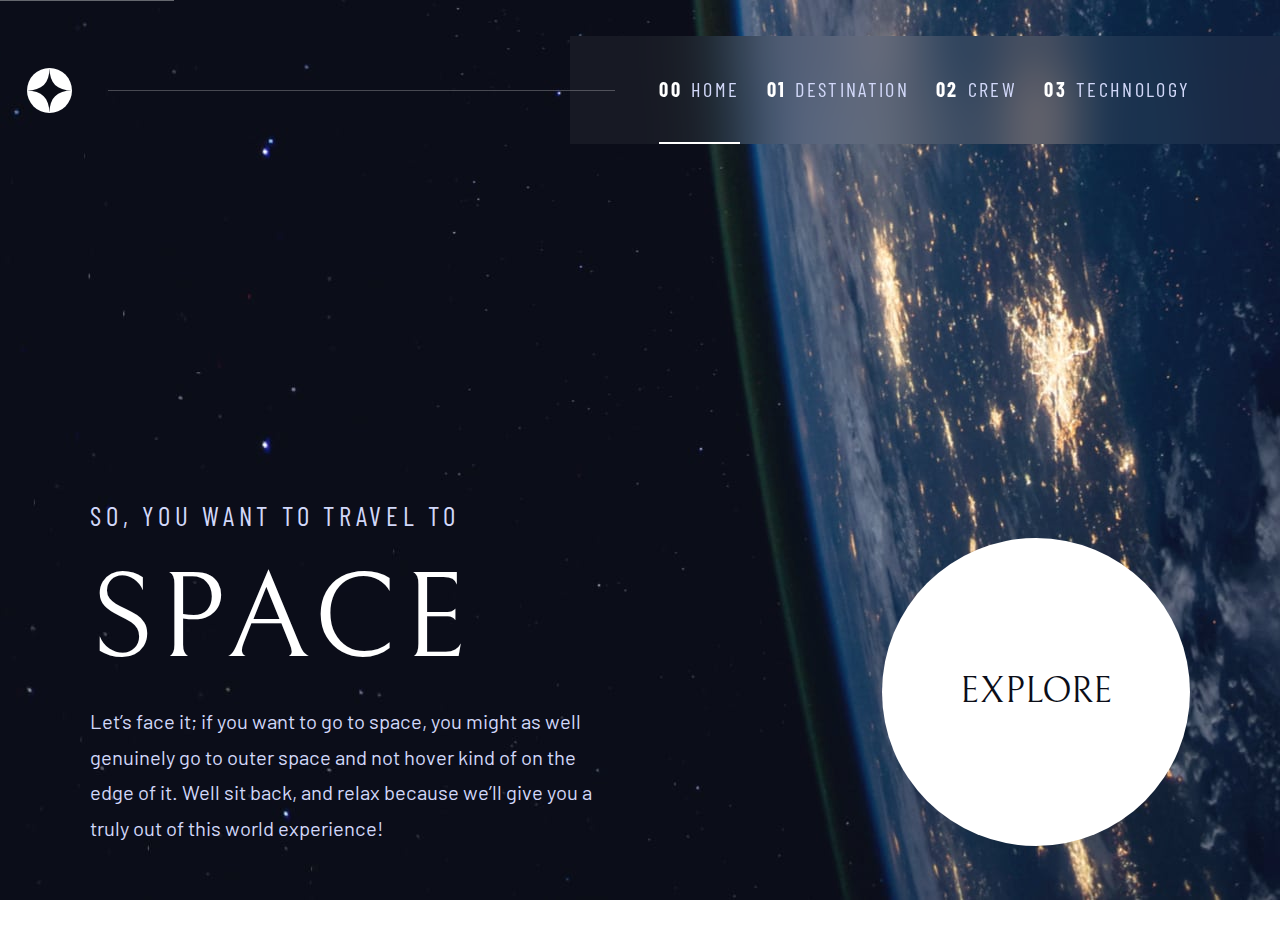
<file: starter-code/index.html>
<!DOCTYPE html>
<html lang="en">
  <head>
    <meta charset="UTF-8" />
    <meta name="viewport" content="width=device-width, initial-scale=1.0" />
    <link
      rel="icon"
      type="image/png"
      sizes="32x32"
      href="./assets/favicon-32x32.png"
    />
    <link rel="stylesheet" href="index.css" />

    <title>Frontend Mentor | Space tourism website</title>
  </head>
  <body class="home-page">
    <a class="skip-to-content" href="#home">Skip to content</a>
    <header class="nav">
      <img src="./assets/shared/logo.svg" alt="logo" class="logo" />
      <button
        class="navToggle-btn"
        id="navToggle-btn"
        aria-controls="navlist"
        aria-expanded="false"
      >
        <span class="sr-only" aria-expanded="false" role="menu">Menu</span>
      </button>
      <nav class="navbar">
        <ul class="navlist" id="navlist" data-visible="false">
          <li
            class="uppercase ff-sans-cond letter-spacing-3"
            data-selected="true"
          >
            <span class="text-white" aria-hidden="true">00</span>
            <a href="index.html"> home</a>
          </li>
          <li
            class="uppercase ff-sans-cond letter-spacing-3"
            data-selected="false"
          >
            <span class="text-white" aria-hidden="true">01</span>
            <a href="destination.html"> destination</a>
          </li>
          <li
            class="uppercase ff-sans-cond letter-spacing-3"
            data-selected="false"
          >
            <span class="text-white" aria-hidden="true">02</span>
            <a href="crew.html"> Crew</a>
          </li>
          <li
            class="uppercase ff-sans-cond letter-spacing-3"
            data-selected="false"
          >
            <span class="text-white" aria-hidden="true">03</span>
            <a href="technology.html"> Technology</a>
          </li>
        </ul>
      </nav>
    </header>
    <main class="home" id="home">
      <section class="welcome-para">
        <h1
          class="heading text-accent fs-500 uppercase ff-sans-cond letter-spacing-1"
        >
          So, you want to travel to
          <span class="d-block fs-900 uppercase ff-serif text-white"
            >Space</span
          >
        </h1>
        <p class="paragraph text-accent">
          Let’s face it; if you want to go to space, you might as well genuinely
          go to outer space and not hover kind of on the edge of it. Well sit
          back, and relax because we’ll give you a truly out of this world
          experience!
        </p>
      </section>
      <div class="btn-container">
        <a href="destination.html">
          <div class="large-btn uppercase text-dark ff-serif">explore</div>
        </a>
      </div>
    </main>

    <script src="main.js" type="text/javascript"></script>
  </body>
</html>
</file>
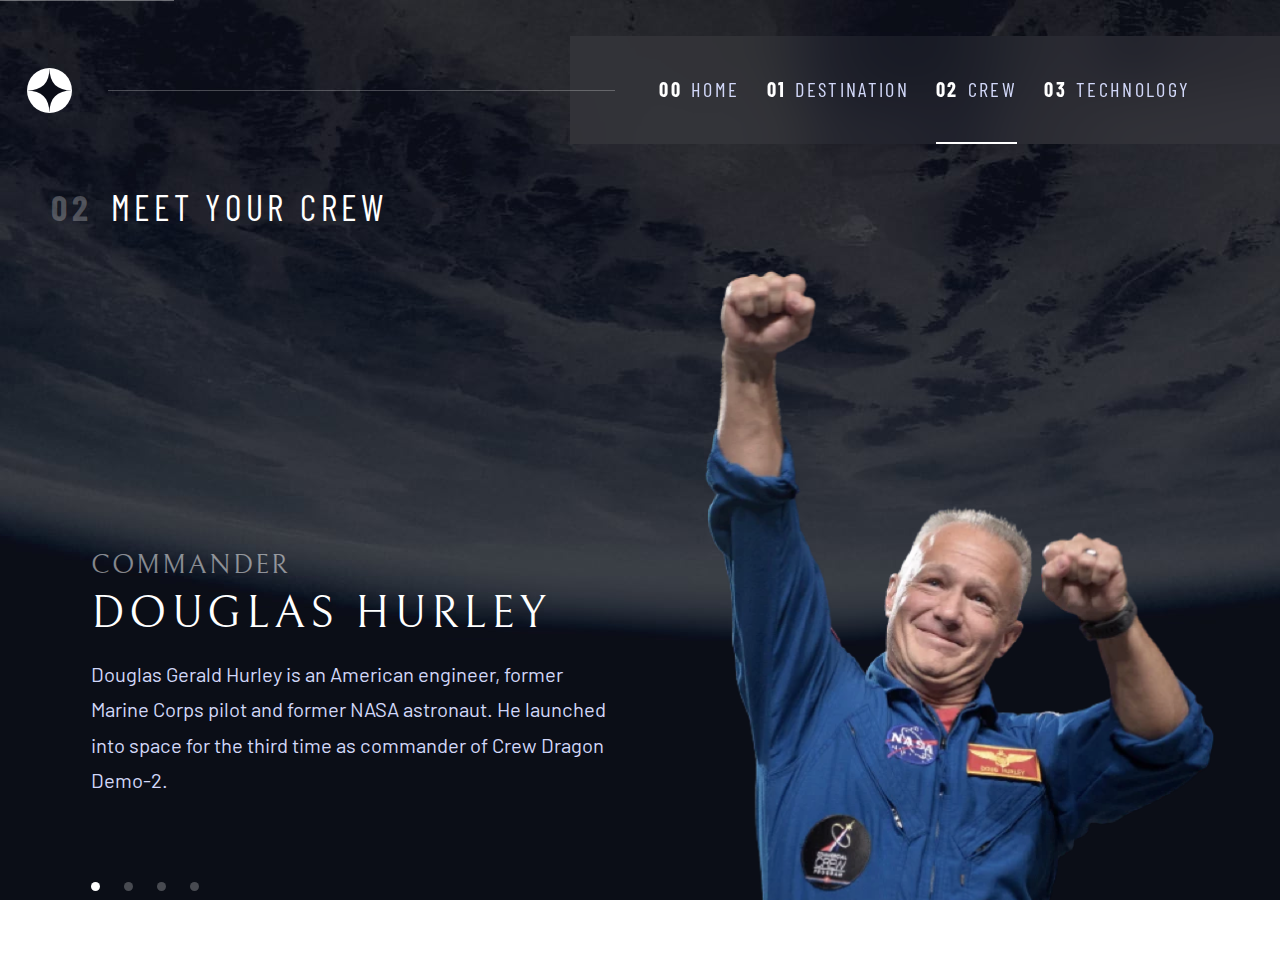
<file: starter-code/crew.html>
<!DOCTYPE html>
<html lang="en">
  <head>
    <meta charset="UTF-8" />
    <meta name="viewport" content="width=device-width, initial-scale=1.0" />

    <link
      rel="icon"
      type="image/png"
      sizes="32x32"
      href="./assets/favicon-32x32.png"
    />
    <link rel="stylesheet" href="index.css" />

    <title>Frontend Mentor | Space tourism website</title>
  </head>
  <body class="crew-page">
    <a class="skip-to-content" href="#crew">Skip to content</a>
    <header class="nav">
        <img src="./assets/shared/logo.svg" alt="logo" class="logo" />
        <button
          class="navToggle-btn"
          id="navToggle-btn"
          aria-controls="navlist"
          aria-expanded="false"
        >
        <span class="sr-only" aria-expanded="false" role="menu">Menu</span>
      </button>
        <nav class="navbar">
          <nav class="navbar">
            <ul class="navlist" id="navlist" data-visible="false">
              <li
                class="uppercase ff-sans-cond letter-spacing-3"
                data-selected="false"
              >
                <span class="text-white" aria-hidden="true">00</span>
                <a href="index.html"> home</a>
              </li>
              <li
                class="uppercase ff-sans-cond letter-spacing-3"
                data-selected="false"
              >
                <span class="text-white" aria-hidden="true">01</span>
                <a href="destination.html"> destination</a>
              </li>
              <li
                class="uppercase ff-sans-cond letter-spacing-3"
                data-selected="true"
              >
                <span class="text-white" aria-hidden="true">02</span>
                <a href="crew.html"> Crew</a>
              </li>
              <li
                class="uppercase ff-sans-cond letter-spacing-3"
                data-selected="false"
              >
                <span class="text-white" aria-hidden="true">03</span>
                <a href="technology.html"> Technology</a>
              </li>
            </ul>
          </nav>
    </header>
    <h1 class="numbered-title"><span aria-hidden="true">02</span>meet your crew</h1>
    <main class="crew" id="crew">
      <section class="crew-image-container">
        <picture class="crew-pic">
          <source
            media="(min-width:62em)"
            srcset="assets/crew/image-douglas-hurley.webp"
          />
          <img
            src="assets/crew/image-douglas-hurley.png"
            alt="image-douglas-hurley"
          />
        </picture>
        <div class="underline"></div>
      </section>
      <section class="crew-container">
        <article class="crew-desc">
          <ul class="crew-tabs" aria-label="crew member list">
            <li
              class="uppercase text-accent letter-spacing-2 ff-sans-cond fs-400"
              aria-selected="true"
              data-id="1"
            ></li>
            <li
              class="uppercase text-accent letter-spacing-2 ff-sans-cond fs-400"
              aria-selected="false"
              data-id="2"
            ></li>
            <li
              class="uppercase text-accent letter-spacing-2 ff-sans-cond fs-400"
              aria-selected="false"
              data-id="3"
            ></li>
            <li
              class="uppercase text-accent letter-spacing-2 ff-sans-cond fs-400"
              aria-selected="false"
              data-id="4"
            ></li>
          </ul>
          <div class="crew-member">
            <h2 class="text-white fs-700 uppercase ff-serif letter-spacing-1">
              <span>commander</span>douglas hurley
            </h2>
            <p class="paragraph text-accent fs-400 ff-sans-normal">
              Douglas Gerald Hurley is an American engineer, former Marine Corps
              pilot and former NASA astronaut. He launched into space for the
              third time as commander of Crew Dragon Demo-2.
            </p>
          </div>
        </article>
      </section>
    </main>
    <script src="main.js"></script>
    <script src="crew.js"></script>
  </body>
</html>
</file>
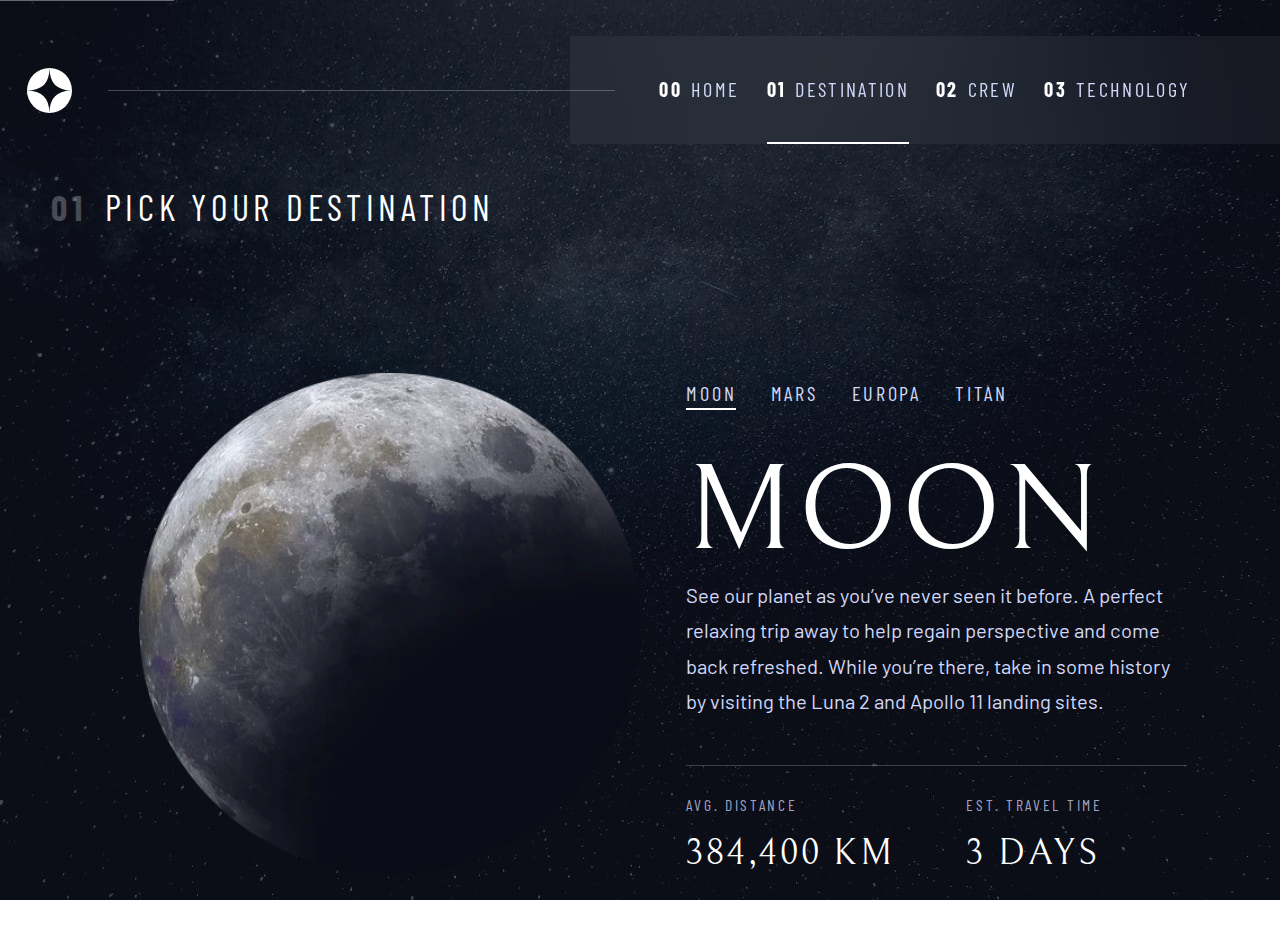
<file: starter-code/destination.html>
<!DOCTYPE html>
<html lang="en">
  <head>
    <meta charset="UTF-8" />
    <meta name="viewport" content="width=device-width, initial-scale=1.0" />

    <link
      rel="icon"
      type="image/png"
      sizes="32x32"
      href="./assets/favicon-32x32.png"
    />
    <link rel="stylesheet" href="index.css" />

    <title>Frontend Mentor | Space tourism website</title>
  </head>
  <body class="destination-page">
    <a class="skip-to-content" href="#destination">Skip to content</a>
    <header class="nav">
        <img src="./assets/shared/logo.svg" alt="logo" class="logo" />
        <button
          class="navToggle-btn"
          id="navToggle-btn"
          aria-controls="navlist"
          aria-expanded="false"
        >
        <span class="sr-only" aria-expanded="false" role="menu">Menu</span>
      </button>
      <nav class="navbar">
        <ul class="navlist" id="navlist" data-visible="false">
          <li
            class="uppercase ff-sans-cond letter-spacing-3"
            data-selected="false"
          >
            <span class="text-white" aria-hidden="true">00</span>
            <a href="index.html"> home</a>
          </li>
          <li
            class="uppercase ff-sans-cond letter-spacing-3"
            data-selected="true"
          >
            <span class="text-white" aria-hidden="true">01</span>
            <a href="destination.html"> destination</a>
          </li>
          <li
            class="uppercase ff-sans-cond letter-spacing-3"
            data-selected="false"
          >
            <span class="text-white" aria-hidden="true">02</span>
            <a href="crew.html"> Crew</a>
          </li>
          <li
            class="uppercase ff-sans-cond letter-spacing-3"
            data-selected="false"
          >
            <span class="text-white" aria-hidden="true">03</span>
            <a href="technology.html"> Technology</a>
          </li>
        </ul>
      </nav>
    </header>
    <main id="destination">
      <h1 class="numbered-title"><span aria-hidden="true">01</span>Pick your destination</h1>
      <section class="destination">
        <picture class="destination-pic">
          <source
            media="(min-width:62em)"
            srcset="assets/destination/image-moon.webp"
          />
          <img src="assets/destination/image-moon.png" alt="moon" />
        </picture>
        <section class="destinations-container">
          <article class="destination-desc">
            <ul class="destination-tabs" aria-label="destination list">
              <li
                class="uppercase text-accent letter-spacing-2 ff-sans-cond fs-400"
                aria-selected="true"
              >
                moon
              </li>
              <li
                class="uppercase text-accent letter-spacing-2 ff-sans-cond fs-400"
                aria-selected="false"
              >
                mars
              </li>
              <li
                class="uppercase text-accent letter-spacing-2 ff-sans-cond fs-400"
                aria-selected="false"
              >
                europa
              </li>
              <li
                class="uppercase text-accent letter-spacing-2 ff-sans-cond fs-400"
                aria-selected="false"
              >
                titan
              </li>
            </ul>
            <h2 class="text-white fs-900 uppercase ff-serif letter-spacing-1">
              moon
            </h2>
            <p class="paragraph text-accent fs-400 ff-sans-normal">
              See our planet as you’ve never seen it before. A perfect relaxing
              trip away to help regain perspective and come back refreshed.
              While you’re there, take in some history by visiting the Luna 2
              and Apollo 11 landing sites.
            </p>
          </article>
          <div class="underline"></div>
          <article class="destination-estimate">
            <p
              class="avg-distance text-accent fs-300 uppercase ff-sans-cond letter-spacing-2"
            >
              Avg. distance
              <span class="text-white fs-600 uppercase ff-serif"
                >384,400 km</span
              >
            </p>
            <p
              class="travel-time text-accent fs-300 uppercase ff-sans-cond letter-spacing-2"
            >
              Est. travel time
              <span class="text-white fs-600 uppercase ff-serif">3 days</span>
            </p>
          </article>
        </section>
      </section>
    </main>
    <script src="main.js"></script>
    <script src="destination.js"></script>
  </body>
</html>
</file>
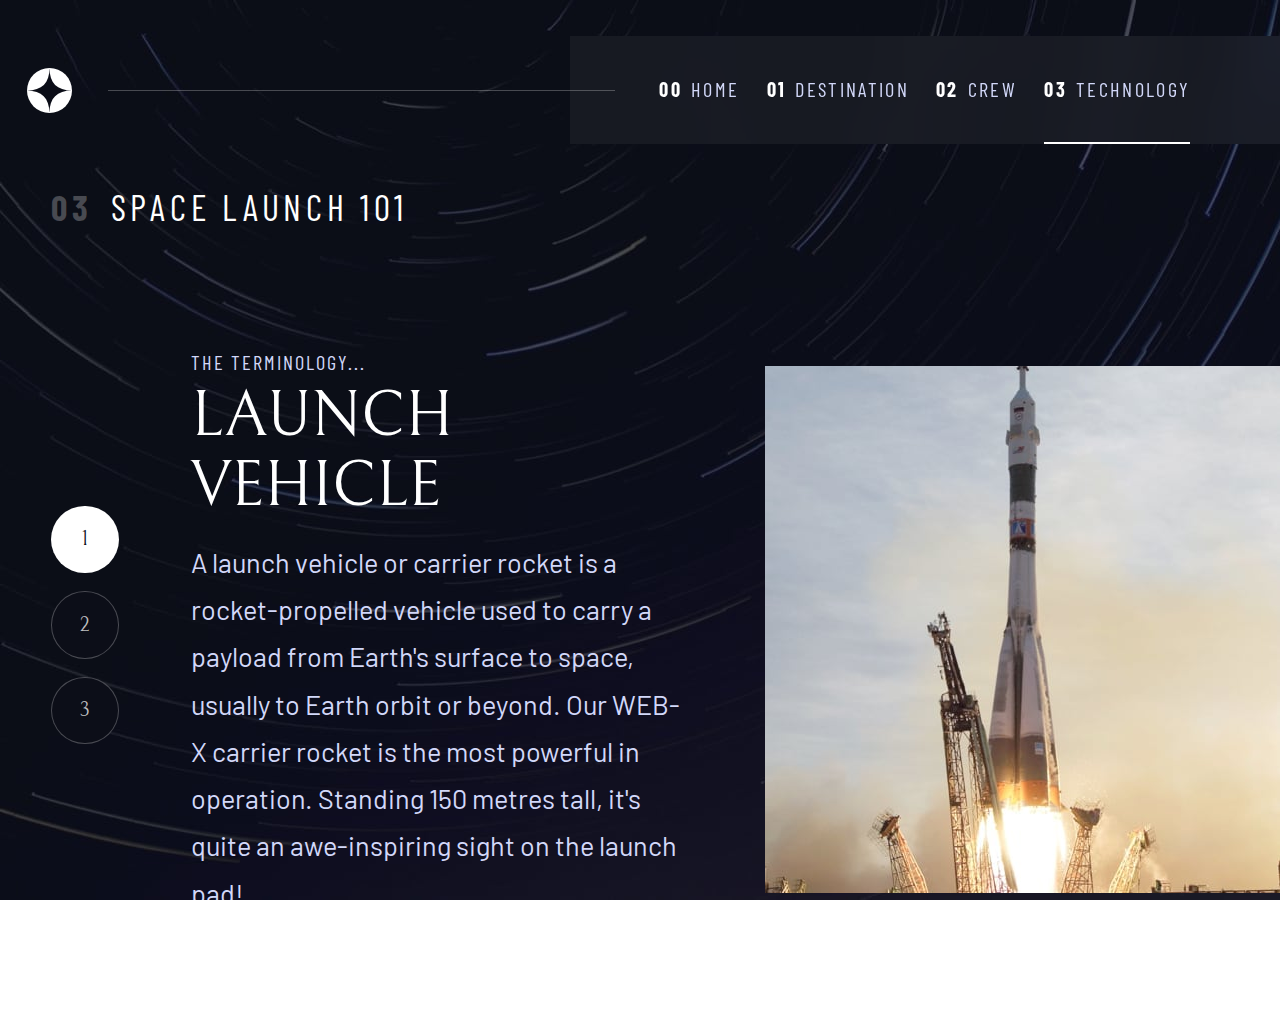
<file: starter-code/technology.html>
<!DOCTYPE html>
<html lang="en">
  <head>
    <meta charset="UTF-8" />
    <meta name="viewport" content="width=device-width, initial-scale=1.0" />

    <link
      rel="icon"
      type="image/png"
      sizes="32x32"
      href="./assets/favicon-32x32.png"
    />
    <link rel="stylesheet" href="index.css" />

    <title>Frontend Mentor | Space tourism website</title>
  </head>
  <body class="tech-page">
    <a class="skip-to-content" href="#technology">Skip to content</a>
    <header class="nav">
        <img src="./assets/shared/logo.svg" alt="logo" class="logo" />
        <button
          class="navToggle-btn"
          id="navToggle-btn"
          aria-controls="navlist"
          aria-expanded="false"
        >
        <span class="sr-only" role="menu" aria-expanded="false">Menu</span>
      </button>
      <nav class="navbar">
        <ul class="navlist" id="navlist" data-visible="false">
          <li
            class="uppercase ff-sans-cond letter-spacing-3"
            data-selected="false"
          >
            <span class="text-white" aria-hidden="true">00</span>
            <a href="index.html"> home</a>
          </li>
          <li
            class="uppercase ff-sans-cond letter-spacing-3"
            data-selected="false"
          >
            <span class="text-white" aria-hidden="true">01</span>
            <a href="destination.html"> destination</a>
          </li>
          <li
            class="uppercase ff-sans-cond letter-spacing-3"
            data-selected="false"
          >
            <span class="text-white" aria-hidden="true">02</span>
            <a href="crew.html"> Crew</a>
          </li>
          <li
            class="uppercase ff-sans-cond letter-spacing-3"
            data-selected="true"
          >
            <span class="text-white" aria-hidden="true">03</span>
            <a href="technology.html"> Technology</a>
          </li>
        </ul>
      </nav>
    </header>
    <main id="technology">
      <h1 class="numbered-title"><span aria-hidden="true">03</span>space launch 101</h1>
      <section class="tech">
        <section class="tech-image-container">
          <picture class="tech-pic">
            <source
              media="(min-width:62em)"
              srcset="assets/technology/image-launch-vehicle-portrait.jpg"
            />
            <img
              src="assets/technology/image-launch-vehicle-landscape.jpg"
              alt="launch vehicle"
            />
          </picture>
        </section>
        <section class="tech-container">
          <article class="tech-desc">
            <ul class="tech-tabs" aria-label="technology list">
              <li class="uppercase ff-serif fs-400" aria-selected="true">1</li>
              <li class="uppercase ff-serif fs-400" aria-selected="false">2</li>
              <li class="uppercase ff-serif fs-400" aria-selected="false">3</li>
            </ul>
            <div class="tech-type">
              <h2 class="text-white fs-700 uppercase ff-serif">
                <span>the terminology...</span>launch vehicle
              </h2>
              <p class="paragraph text-accent fs-500 ff-sans-normal">
                A launch vehicle or carrier rocket is a rocket-propelled vehicle
                used to carry a payload from Earth's surface to space, usually
                to Earth orbit or beyond. Our WEB-X carrier rocket is the most
                powerful in operation. Standing 150 metres tall, it's quite an
                awe-inspiring sight on the launch pad!
              </p>
            </div>
          </article>
        </section>
      </section>
    </main>
    <script src="main.js"></script>
    <script src="tech.js"></script>
  </body>
</html>
</file>
<file: starter-code/index.css>
@import url("https://fonts.googleapis.com/css2?family=Barlow+Condensed:wght@400;500;700;800&family=Barlow:wght@400;500;700;800&family=Bellefair&display=swap");

/* ------------------- */
/* Custom properties   */
/* ------------------- */

:root {
  /* colors */
  --clr-dark: 230 35% 7%;
  --clr-light: 231 77% 90%;
  --clr-white: 0 0% 100%;

  /* font-sizes */
  --fs-900: clamp(5rem, 8vw + 1rem, 9.375rem);
  --fs-800: 3.5rem;
  --fs-700: 1.875rem;
  --fs-600: 1.125rem;
  --fs-500: 1rem;
  --fs-400: 0.9375rem;
  --fs-300: 0.875rem;
  --fs-200: 0.75rem;

  /* font-families */
  --ff-serif: "Bellefair", serif;
  --ff-sans-cond: "Barlow Condensed", sans-serif;
  --ff-sans-normal: "Barlow", sans-serif;
}

@media (min-width: 35em) {
  :root {
    --fs-800: 5rem;
    --fs-700: 2.5rem;
    --fs-600: 1.5rem;
    --fs-500: 1.25rem;
    --fs-400: 1rem;
  }
}

@media (min-width: 62em) {
  :root {
    /* font-sizes */
    --fs-800: 6.25rem;
    --fs-700: 3.5rem;
    --fs-750: 2.5rem;
    --fs-600: 2rem;
    --fs-500: 1.5rem;
    --fs-400: 1.125rem;
  }
}

/* ------------------- */
/* Reset               */
/* ------------------- */

/* Reset margins */
*,
*::before,
*::after {
  box-sizing: border-box;
  padding: 0;
  scroll-behavior: smooth;
  margin: 0;
}

h1,
h2,
h3,
h4,
h5,
h6,
p {
  font-weight: 400;
}

/* set up the body */
html, body {
  font-family: var(--ff-sans-normal);
  font-size: var(--fs-400);
  color: hsl(var(--clr-white));
  line-height: 1.5;
  width: 100vw;
  height: 100%;
  min-height: 100vh;
  overflow-x: hidden;
}

/* make images easier to work with */
img,
picture {
  max-width: 100%;
  display: block;
}

/* make form elements easier to work with */
input,
button,
textarea,
select {
  font: inherit;
}

a {
  text-decoration: none;
  color: hsl(var(--clr-light));
}

/* remove animations for people who've turned them off */
@media (prefers-reduced-motion: reduce) {
  *,
  *::before,
  *::after {
    animation-duration: 0.01ms !important;
    animation-iteration-count: 1 !important;
    transition-duration: 0.01ms !important;
    scroll-behavior: auto !important;
  }
}

/* ------------------- */
/* Utility classes     */
/* ------------------- */

/* general */

.flex {
  display: flex;
}

.grid {
  display: grid;
}

.d-block {
  display: block;
}

.sr-only {
  position: absolute;
  width: 1px;
  height: 1px;
  padding: 0;
  margin: -1px;
  overflow: hidden;
  clip: rect(0, 0, 0, 0);
  white-space: nowrap; /* added line */
  border: 0;
}
@media screen and (min-width: 37.5em) and (max-width: 62em) {
}

.skip-to-content {
    position: absolute;
    z-index: 9999;
    background: hsl( var(--clr-white) );
    color: hsl( var(--clr-dark) ); 
    padding: .5em 1em;
    margin-inline: auto;
    transform: translateY(-100%);
    transition: transform 250ms ease-in;
}

.skip-to-content:focus {
    transform: translateY(0);
}

.fade {
  animation: fadeIn 3s;
  -webkit-animation: fadeIn 3s;
  -moz-animation: fadeIn 3s;
  -o-animation: fadeIn 3s;
  -ms-animation: fadeIn 3s;
}

@keyframes fadeIn {
  0% { opacity: 0; }
  100% { opacity: 1; }
}

@-moz-keyframes fadeIn {
  0% { opacity: 0; }
  100% { opacity: 1; }
}

@-webkit-keyframes fadeIn {
  0% { opacity: 0; }
  100% { opacity: 1; }
}

@-o-keyframes fadeIn {
  0% { opacity: 0; }
  100% { opacity: 1; }
}

@-ms-keyframes fadeIn {
  0% { opacity: 0; }
  100% { opacity: 1; }
}


.slide {
  animation: slideIn 3s;
  -webkit-animation: slideIn 3s;
  -moz-animation: slideIn 3s;
  -o-animation: slideIn 3s;
  -ms-animation: slideIn 3s;
}

@keyframes slideIn {
  0% {transform: translateX(-100%);}
  100% {transform: translateX(0);}
}

@-moz-keyframes slideIn {
  0% {transform: translateX(-100%);}
  100% {transform: translateX(0);}
}

@-webkit-keyframes slideIn {
  0% {transform: translateX(-100%);}
  100% {transform: translateX(0);}
}

@-o-keyframes slideIn {
  0% {transform: translateX(-100%);}
  100% {transform: translateX(0);}
}

@-ms-keyframes slideIn {
  0% {transform: translateX(-100%);}
  100% {transform: translateX(0);}
}

/* colors */

.bg-dark {
  background-color: hsl(var(--clr-dark));
}
.bg-accent {
  background-color: hsl(var(--clr-light));
}
.bg-white {
  background-color: hsl(var(--clr-white));
}

.text-dark {
  color: hsl(var(--clr-dark));
}
.text-accent {
  color: hsl(var(--clr-light));
}
.text-white {
  color: hsl(var(--clr-white));
}

/* typography */

.ff-serif {
  font-family: var(--ff-serif);
}
.ff-sans-cond {
  font-family: var(--ff-sans-cond);
}
.ff-sans-normal {
  font-family: var(--ff-sans-normal);
}

.letter-spacing-1 {
  letter-spacing: 4.75px;
}
.letter-spacing-2 {
  letter-spacing: 2.7px;
}
.letter-spacing-3 {
  letter-spacing: 2.35px;
}

.uppercase {
  text-transform: uppercase;
}

.fs-900 {
  font-size: var(--fs-900);
}
.fs-800 {
  font-size: var(--fs-800);
}
.fs-700 {
  font-size: var(--fs-700);
}
.fs-600 {
  font-size: var(--fs-600);
}
.fs-500 {
  font-size: var(--fs-500);
}
.fs-400 {
  font-size: var(--fs-400);
}
.fs-300 {
  font-size: var(--fs-300);
}
.fs-200 {
  font-size: var(--fs-200);
}

.fs-900,
.fs-800,
.fs-700,
.fs-600 {
  line-height: 1.1;
}

.numbered-title {
  font-family: var(--ff-sans-cond);
  font-size: var(--fs-600);
  text-transform: uppercase;
  letter-spacing: 4.72px;
  padding-inline: clamp(2rem, 4vw, 8rem);
  margin: 2rem 0;
  text-align: center;
}

.numbered-title span {
  margin-right: 0.5em;
  font-weight: 700;
  color: hsl(var(--clr-white) / 0.25);
}

@media screen and (min-width: 37.5em) {
  .numbered-title {
    text-align: left;
  }
}

/* ------------------- */
/* Custom classes     */
/* ------------------- */
.nav {
  width: 100%;
  height: 6rem;
  display: flex;
  align-items: center;
  justify-content: space-between;
  padding-inline: 1.5rem 0;
}

.logo {
  width: 2.5rem;
  aspect-ratio: 1;
}

.navToggle-btn {
  position: absolute;
  top: 0;
  right: 0;
  width: 2rem;
  height: 2rem;
  margin: 2rem 1.5rem;
  background: url("assets/shared/icon-hamburger.svg");
  background-size: cover;
  border: none;
  cursor: pointer;
  z-index: 99;
}

.navToggle-btn[aria-expanded="true"] {
  background-image: url("assets/shared/icon-close.svg");
}

.navlist {
  position: fixed;
  inset: 0px 0px 0px 30%;
  height: 100vh;
  padding: 7rem 2.5rem 0;
  margin: 0;
  background-color: hsl(var(--clr-white) / 0.05);
  backdrop-filter: blur(1.5em);
  transform: translateX(100%);
  transition: transform 0.5s ease;
  z-index: 9;
}

.navlist[data-visible='true'] {
  transform: translateX(0);
}

.navlist li {
  width: 100%;
  height: 2rem;
  color: hsl(var(--clr-white));
  padding: 0.5rem 0;
  cursor: pointer;
  display: flex;
  align-items: center;
  margin-bottom: 2.5rem;
  border-bottom: 2px solid transparent;
  transition: all 0.3s ease-in-out;
}

.navlist li:hover {
  border-bottom: 2px solid hsl(var(--clr-white) / 0.65);
  padding-left: 1rem;
}

.navlist li[data-selected="true"] {
  border-bottom: 2px solid hsl(var(--clr-white));
}

.navlist li span {
  font-weight: 700;
  margin-right: 0.5rem;
}

@media screen and (min-width: 37.5em) {
  .navToggle-btn {
    display: none;
  }

  .navbar {
    height: 100%;
    padding: 0;
  }

  .navlist {
    position: relative;
    inset: 0;
    width: 100%;
    height: 100%;
    display: flex;
    align-items: center;
    justify-content: space-between;
    gap: 1.5rem;
    text-decoration: none;
    list-style-type: none;
    margin: 0;
    padding: 0;
    padding-inline: clamp(2.5rem, 7vw, 7rem);
    transform: translateX(0);
  }

  .navlist li {
    width: min-content;
    height: 100%;
    color: hsl(var(--clr-white));
    padding: 0.5rem 0;
    cursor: pointer;
    display: flex;
    align-items: center;
    margin: 0;
  }

  .navlist li:hover {
    padding-left: 0;
  }
}

@media screen and (min-width: 62em) {
  .nav {
    margin-top: 2rem;
  }

  .navbar {
    order: 2;
  }

  .nav::after {
    content: "";
    display: block;
    position: relative;
    height: 1px;
    width: 100%;
    margin-inline: 2rem -2.5rem;
    background: hsl(var(--clr-white) / 0.25);
    order: 1;
    z-index: 999;
  }
}

@media screen and (min-width: 37.5em) and (max-width: 62em) {
  .navlist li span {
    display: none;
  }
}

.home {
  position: relative;
  display: flex;
  align-items: center;
  justify-content: space-around;
  flex-direction: column;
  width: calc(100vw - 3rem);
  min-height: calc(100vh - 6rem);
  margin-top: 1rem;
  margin-inline: 1.5rem;
}

.welcome-para {
  width: calc(100% - 3rem);
  max-width: 28.125rem;
  height: 17.25rem;
  display: flex;
  align-items: center;
  justify-content: center;
  flex-direction: column;
}

@media screen and (min-width: 37.5em) {
  .home {
    margin-top: 4rem;
    gap: 2rem;
  }
  .welcome-para {
    width: 28.125rem;
    height: 20.875rem;
  }
}
@media screen and (min-width: 62em) {
  .home {
    display: grid;
    grid-template-columns: 1fr 1fr;
    width: 100%;
    margin: 0;
    padding: 5rem;
    gap: 0;
  }

  .welcome-para {
    width: 100%;
    height: 100%;
    align-items: flex-start;
    justify-content: flex-end;
  }

  .btn-container {
    width: 100%;
    height: 100%;
    display: flex;
    align-items: flex-end;
    justify-content: flex-end;
  }
}

.heading {
  text-align: center;
}

.heading span {
  margin: 1rem 0;
}

.paragraph {
  width: 100%;
  line-height: 1.75;
  text-align: center;
}

@media screen and (min-width: 62em) {
  .heading,
  .paragraph {
    text-align: left;
  }
}


.large-btn {
  cursor: pointer;
  position: relative;
  width: 9.375rem;
  aspect-ratio: 1;
  border-radius: 50%;
  background-color: hsl(var(--clr-white));
  display: inline-grid;
  place-items: center;
  z-index: 1;
  font-size: 1.25rem;
  margin: 4rem auto 2rem;
}

@media screen and (min-width: 37.5em) {
  .large-btn {
    width: 16.125rem;
    font-size: 2rem;
  }
}
@media screen and (min-width: 62em) {
  .large-btn {
    width: 17.125rem;
    margin: 0;
  }
}

.large-btn::after {
  position: absolute;
  content: "";
  background-color: hsl(var(--clr-light) / 0.25);
  width: 100%;
  height: 100%;
  border-radius: 50%;
  z-index: -1;
  opacity: 0;
  transition: opacity 0.3s ease-in-out, transform 0.5s ease-in;
}

.large-btn:hover::after {
  opacity: 1;
  transform: scale(1.4);
}

/* destination page */

.destination {
  position: relative;
  display: flex;
  align-items: center;
  justify-content: space-around;
  flex-direction: column;
  width: calc(100vw - 3rem);
  margin-top: 1rem;
  margin-inline: 1.5rem;
}

.destination-pic {
  width: calc(100% - 3rem);
  max-width: 28.125rem;
  height: 17.25rem;
  display: flex;
  align-items: center;
  justify-content: center;
  flex-direction: column;
}

.destination-pic img {
  width: 10.625rem;
  aspect-ratio: 1;
}

.destination-tabs {
  list-style: none;
  width: 14.85rem;
  margin-inline: auto;
  display: flex;
  align-items: center;
  justify-content: space-between;
  height: 1.75rem;
}

.destination-tabs li {
  cursor: pointer;
  height: 100%;
  border-bottom: 2px solid transparent;
}

.destination-tabs li:hover {
  border-bottom: 2px solid hsl(var(--clr-white) / 0.5);
}

.destination-tabs li[aria-selected="true"] {
  border-bottom: 2px solid hsl(var(--clr-white));
}

.destination-desc {
  width: 100%;
  display: flex;
  flex-direction: column;
  align-items: center;
  justify-content: center;
  margin: 1.5rem 0 2rem;
}

.destination-desc h2 {
  margin-top: 1rem;
}

.underline {
  width: 100%;
  height: 1px;
  background: hsl(var(--clr-light) / 0.25);
}

.destination-estimate {
  width: 100%;
  display: flex;
  align-items: center;
  justify-content: center;
  flex-direction: column;
  margin: 1.5rem 0;
  gap: 2rem;
}

.destination-estimate p {
  text-align: center;
  color: hsl(var(--clr-light) / 0.75);
}

.destination-estimate p span {
  display: block;
  margin-top: 1rem;
}

@media screen and (min-width: 37.5em) {
  .destination {
    margin-top: 4rem;
    gap: 2rem;
  }

  .destination-pic {
    width: 28.125rem;
    height: 20.875rem;
  }

  .destination-pic img {
    width: 18.75rem;
  }

  .destination-desc {
    margin: 2rem 0 2.5rem;
  }

  .destination-desc p {
    width: 35.82rem;
  }

  .destination-estimate {
    flex-direction: row;
    width: 35.82rem;
    justify-content: space-around;
  }
}

@media screen and (min-width: 62em) {
  .destination {
    display: grid;
    grid-template-columns: 50% 50%;
    width: 100%;
    margin: 0;
    padding: 4rem;
    gap: 1vw;
  }

  .destination-pic {
    width: 100%;
    max-width: none;
    height: 100%;
    align-items: flex-end;
    justify-content: flex-end;
  }

  .destination-pic img {
    width: 27.8125rem;
  }

  .destinations-container {
    width: 100%;
    height: 100%;
    display: flex;
    flex-direction: column;
    align-items: center;
    justify-content: flex-end;
  }

  .destination-tabs {
    width: 17.85rem;
    margin: 0;
  }

  .destination-desc {
    width: 27.82rem;
    align-items: flex-start;
  }

  .destination-desc h2 {
    margin-top: 2rem;
  }

  .destination-desc p {
    width: 100%;
  }

  .destination-estimate {
    width: 27.82rem;
    justify-content: flex-start;
    gap: 4rem;
    margin-bottom: 0;
  }

  .destination-estimate p {
    text-align: left;
  }

  .underline {
    max-width: 27.82rem;
  }
}

/* crewpage */


.crew {
  position: relative;
  display: flex;
  align-items: center;
  justify-content: space-around;
  flex-direction: column;
  width: calc(100vw - 3rem);
  margin-top: 1rem;
  margin-inline: 1.5rem;
}

.crew-image-container {
  width: calc(100% - 3rem);
  max-width: 28.125rem;
  display: flex;
  align-items: center;
  justify-content: center;
  flex-direction: column;
}

.crew-pic {
  width: 10.625rem;
  aspect-ratio: initial;
}

.crew-desc {
  width: 100%;
  display: flex;
  flex-direction: column;
  align-items: center;
  justify-content: center;
  margin: 1.5rem 0 2rem;
}

.crew-tabs {
  width: 6rem;
  list-style: none;
  margin-inline: auto;
  display: flex;
  align-items: center;
  justify-content: space-between;
  height: 1.75rem;
}

.crew-tabs li {
  width: 0.5rem;
  height: 0.5rem;
  aspect-ratio: 1;
  background: hsl(var(--clr-white) / 0.25);
  border-radius: 50%;
  cursor: pointer;
}

.crew-tabs li[aria-selected="true"] {
  background: hsl(var(--clr-white));
  border-bottom: none;
}

.crew-tabs li:hover {
  background: hsl(var(--clr-white) / 0.75);
  border-bottom: none;
}

.crew-desc h2 {
  margin: 1rem 0;
  text-align: center;
}

.crew-desc h2 span {
  display: block;
  opacity: 0.5;
  font-size: var(--fs-500);
  letter-spacing: 2px;
  padding-bottom: 0.5rem;
}

@media screen and (min-width: 37.5em) {
  .crew {
    flex-direction: column-reverse;
    margin-top: 4rem;
    gap: 2rem;
  }

  .crew-pic {
    width: 18.75rem;
  }

  .crew-desc {
    flex-direction: column-reverse;
    gap: 2rem;
    margin: 2rem 0 2.5rem;
  }

  .crew-desc p {
    max-width: 29.41rem;
  }

  .crew .underline {
    display: none;
  }
}

@media screen and (min-width: 62em) {
  .crew {
    display: grid;
    grid-template-columns: 50% 50%;
    width: 100%;
    margin: 0;
    padding-inline: 1.5rem;
    gap: 0;
  }

  .crew-image-container {
    width: 35.5rem;
    max-width: none;
    height: 100%;
    justify-content: flex-end;
  }

  .crew-pic {
    width: 80%;
  }

  .crew-container {
    grid-column: 1 / 2;
    grid-row: 1 / 2;
    height: 100%;
    display: flex;
    align-items: flex-end;
    justify-content: center;
  }

  .crew-desc {
    align-items: flex-start;
    gap: 4rem;
    margin: 0 0 5vw 5vw;
  }

  .crew-desc h2 {
    text-align: left !important;
    font-size: var(--fs-750);
  }

  .crew-desc h2 span {
    font-size: var(--fs-500);
  }

  .crew-tabs {
    margin-left: 0;
  }
}

/* technology page */

.tech {
  position: relative;
  display: flex;
  align-items: center;
  flex-direction: column;
  width: 100vw;
  margin-top: 1rem;
}

.tech-image-container {
  width: 100%;
  display: flex;
  align-items: center;
  justify-content: center;
  flex-direction: column;
}

.tech-pic {
  min-height: 170px;
}

.tech-container {
  width: 100%;
}

.tech-desc {
  width: 100%;
  display: flex;
  flex-direction: column;
  align-items: center;
  justify-content: center;
  margin: 1.5rem 0 2rem;
}

.tech-desc div {
  padding-inline: 1rem;
}

.tech-tabs {
  width: 9.5rem;
  list-style: none;
  margin: 1rem auto;
  display: flex;
  align-items: center;
  justify-content: space-between;
}

.tech-tabs li {
  width: 2.5rem;
  aspect-ratio: 1;
  background: hsl(var(--clr-dark));
  border-radius: 50%;
  cursor: pointer;
  display: flex;
  align-items: center;
  justify-content: center;
  color: hsl(var(--clr-white) / 0.75);
  border: 1px solid hsl(var(--clr-white) / 0.25);
}

.tech-tabs li:hover {
  color: hsl(var(--clr-white));
  border: 1px solid hsl(var(--clr-white));
}

.tech-tabs li[aria-selected="true"] {
  color: hsl(var(--clr-dark));
  background: hsl(var(--clr-white));
}

@media screen and (min-width: 37.5em) {
  .tech-tabs {
    width: 13.125rem;
    margin: 2rem 0 2rem;
  }

  .tech-tabs li {
    width: 3.75rem;
  }

  .tech-desc div {
    width: 35rem;
    margin-inline: auto;
  }

  .tech-pic {
    height: 310px;
  }
}

.tech-desc h2 {
  margin: 1rem 0;
  text-align: center;
}

.tech-desc h2 span {
  display: block;
  font-size: var(--fs-400);
  letter-spacing: 2px;
  padding-bottom: 0.5rem;
  color: hsl(var(--clr-light));
  font-family: var(--ff-sans-cond);
}

@media screen and (min-width: 62em) {
  .tech {
    flex-direction: row-reverse;
    justify-content: space-between;
    padding-top: 2rem;
    padding-right: 0;
    padding-left: clamp(2rem, 4vw, 8rem);
    padding-bottom: 4rem;
  }

  .tech-image-container {
    width: 75%;
    max-width: 35rem;
    height: 100%;
    align-items: flex-end;
  }

  .tech-pic {
    height: fit-content;
  }

  .tech-desc {
    flex-direction: row;
  }

  .tech-tabs {
    justify-content: space-evenly;
    flex-direction: column;
    align-items: center;
    gap: 1rem;
    width: max-content;
  }

  .tech-desc div {
    width: fit-content;
    max-width: 35.75rem;
    margin-inline: 3rem;
  }

  .tech-desc h2 {
    text-align: left;
  }
}


/* -------------------------- */
/* page specific background   */
/* -------------------------- */

/* home page */

.home-page {
  background: url(assets/home/background-home-mobile.jpg);
  background-size: cover;
  background-position: bottom center;
}

@media (min-width: 37.5rem) {
  .home-page {
    background-position: center center;
    background-image: url(./assets/home/background-home-tablet.jpg);
  }
}

@media (min-width: 62rem) {
  .home-page {
    background-image: url(./assets/home/background-home-desktop.jpg);
  }
}


/* destination page */

.destination-page {
  background: url(assets/destination/background-destination-mobile.jpg);
  background-size: cover;
  background-position: bottom center;
}

@media (min-width: 37.5rem) {
  .destination-page {
    background-position: center center;
    background-image: url(./assets/destination/background-destination-tablet.jpg);
  }
}

@media (min-width: 62rem) {
  .destination-page {
    background-image: url(./assets/destination/background-destination-desktop.jpg);
  }
}


/* crewpage */

.crew-page {
  background: url(assets/crew/background-crew-mobile.jpg);
  background-size: cover;
  background-position: bottom center;
}

@media (min-width: 37.5rem) {
  .crew-page {
    background-position: center center;
    background-image: url(./assets/crew/background-crew-tablet.jpg);
  }
}

@media (min-width: 62rem) {
  .crew-page {
    background-image: url(./assets/crew/background-crew-desktop.jpg);
  }
}


/* technology page */

.tech-page {
  background: url(assets/technology/background-technology-mobile.jpg);
  background-size: cover;
  background-position: bottom center;
}

@media (min-width: 37.5rem) {
  .tech-page {
    background-position: center center;
    background-image: url(./assets/technology/background-technology-tablet.jpg);
  }
}

@media (min-width: 62rem) {
  .tech-page {
    background-image: url(./assets/technology/background-technology-desktop.jpg);
  }
}
</file>
